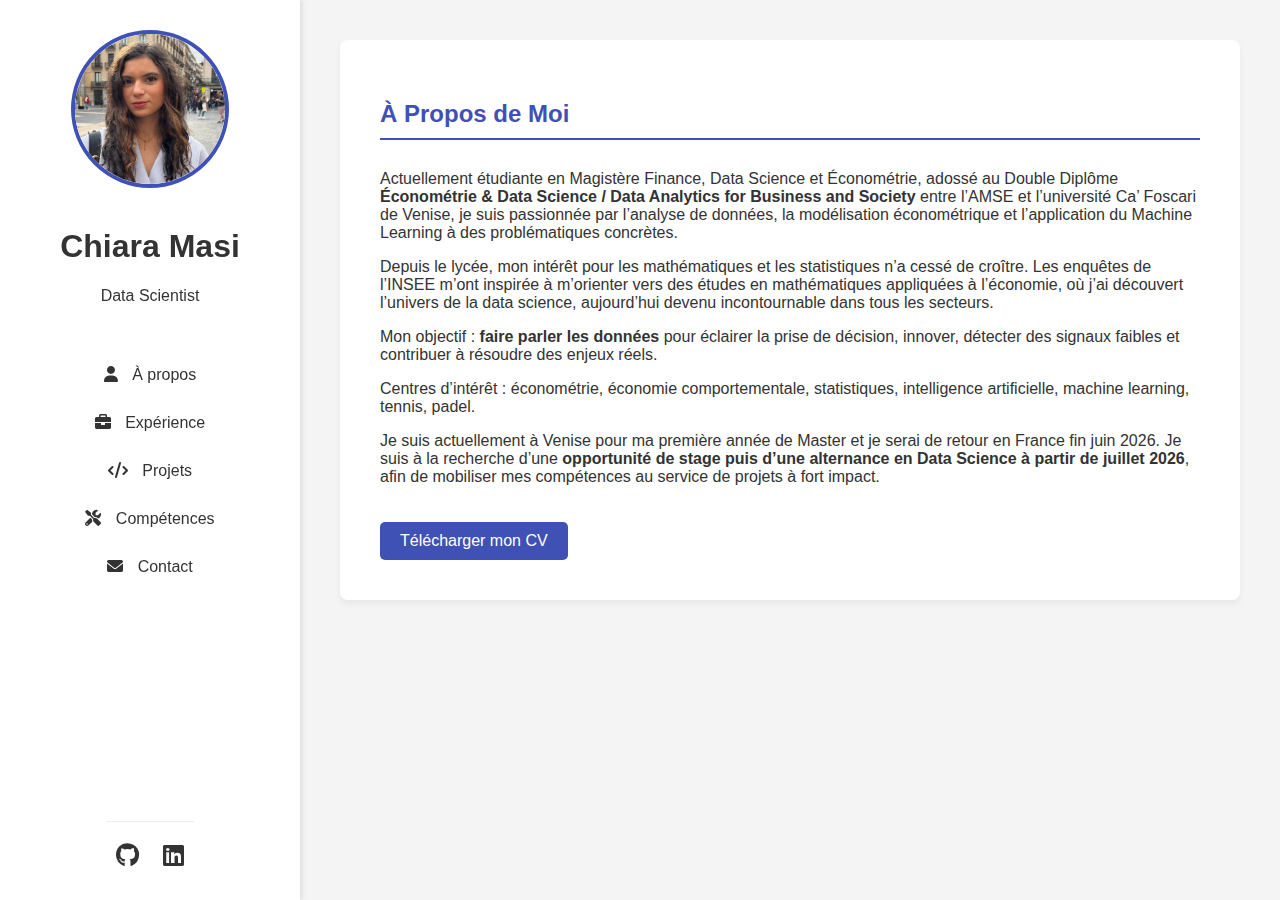
<file: index.html>
<!DOCTYPE html>
<html lang="fr">
<head>
    <meta charset="UTF-8">
    <meta name="viewport" content="width=device-width, initial-scale=1.0">
    <title>Portfolio de Chiara Masi</title>
    <link rel="stylesheet" href="style.css">
    <link rel="stylesheet" href="https://cdnjs.cloudflare.com/ajax/libs/font-awesome/6.0.0-beta3/css/all.min.css">
</head>
<body>

    <aside class="sidebar">
        <div class="profile">
            <img src="IMG_4801.jpeg" alt="Photo de Chiara Masi" class="profile-img">
            <h1>Chiara Masi</h1>
            <p>Data Scientist</p>
        </div>
        <nav class="main-nav">
            <ul>
                <li><a href="#apropos"><i class="fas fa-user"></i> À propos</a></li>
                <li><a href="#experience"><i class="fas fa-briefcase"></i> Expérience</a></li>
                <li><a href="#projets"><i class="fas fa-code"></i> Projets</a></li>
                <li><a href="#competences"><i class="fas fa-tools"></i> Compétences</a></li>
                <li><a href="#contact"><i class="fas fa-envelope"></i> Contact</a></li>
            </ul>
        </nav>
        <div class="social-links">
            <a href="https://github.com/ChiaraData" target="_blank"><i class="fab fa-github"></i></a>
            <a href="https://linkedin.com/in/chiara-masi" target="_blank"><i class="fab fa-linkedin"></i></a>
            </div>
    </aside>

    <main class="content-area">

        <section id="apropos" class="section active">
            <h2>À Propos de Moi</h2>
            <p>
            Actuellement étudiante en Magistère Finance, Data Science et Économétrie, adossé au Double Diplôme
            <strong>Économétrie & Data Science / Data Analytics for Business and Society</strong> entre l’AMSE et
            l’université Ca’ Foscari de Venise, je suis passionnée par l’analyse de données, la modélisation
            économétrique et l’application du Machine Learning à des problématiques concrètes.
            </p>
            <p>
            Depuis le lycée, mon intérêt pour les mathématiques et les statistiques n’a cessé de croître. Les
            enquêtes de l’INSEE m’ont inspirée à m’orienter vers des études en mathématiques appliquées à
            l’économie, où j’ai découvert l’univers de la data science, aujourd’hui devenu incontournable dans
            tous les secteurs.
            </p>
            <p>
            Mon objectif : <strong>faire parler les données</strong> pour éclairer la prise de décision, innover,
            détecter des signaux faibles et contribuer à résoudre des enjeux réels.
            </p>
            <p class="interets">
            Centres d’intérêt : économétrie, économie comportementale, statistiques, intelligence artificielle,
            machine learning, tennis, padel.
            </p>
            <p>
            Je suis actuellement à Venise pour ma première année de Master et je serai de retour en France fin juin
            2026. Je suis à la recherche d’une <strong>opportunité de stage puis d’une alternance en Data Science à
            partir de juillet 2026</strong>, afin de mobiliser mes compétences au service de projets à fort impact.
            </p>
            <a href="cv_chiaramasi_github.pdf" download class="btn-primary">Télécharger mon CV</a>
    
        </section>

        <section id="experience" class="section">
            <h2>Expérience Professionnelle</h2>
            <div class="timeline">
        
                <!-- FREELANCE -->
                <div class="timeline-item">
                    <h3>Freelance | ChiaraData – Aix-en-Provence</h3>
                    <p class="dates">Sept. 2025 – Aujourd’hui</p>
                    <ul>
                        <li>Accompagnement d’entreprises dans l’analyse de données et communication.</li>
    
                    </ul>
                </div>
        
                <!-- SEQLENSE -->
                <div class="timeline-item">
                    <h3>Stagiaire Data Scientist | Seqlense – Aix-en-Provence</h3>
                    <p class="dates">Mai 2025 – Juin 2025</p>
                    <ul>
                        <li> 3 projets réalisés (AML, KYT, profiler) </li>
                        <li>Création d’une API permettant de détecter les abus, fraudes et opérations suspectes de blanchiment d’argent dans la cryptomonnaie et le secteur bancaire.</li>
                        <li>Participation aux phases de gestion de projet, recherche & développement et validation technique:</li>
                        * Acquisition et gestion de données avec assurance qualité. <br>
                        * Prétraitement, normalisation et intégration en base SQL via scripts python. <br>
                        * Développement et évaluation de modèles de détection d'anomalies (clustering, modèle supervisés, probabilistes). <br>
                        * Participation à l'intégration dans un architecture AI. 
                    </ul>
                </div>
        
                <!-- LA CORBEILLE D’ORIENT – VENTE -->
                <div class="timeline-item">
                    <h3>Vendeuse / Employée polyvalente | La Corbeille d’Orient – Aix-en-Provence</h3>
                    <p class="dates">Juin 2023 – Juil. 2025</p>
                    <ul>
                        <li>Accueil, conseil et accompagnement des clients.</li>
                        <li>Encaissement, gestion du stock et mise en rayon des produits.</li>
                        <li>Développement de compétences : relation client, esprit d’équipe, communication, rigueur.</li>
                    </ul>
                </div>
        
                <!-- LA CORBEILLE D’ORIENT – BACK OFFICE -->
                <div class="timeline-item">
                    <h3>Administratrice Back-Office Web | La Corbeille d’Orient – Aix-en-Provence</h3>
                    <p class="dates">Janv. 2025 – Juil. 2025</p>
                    <ul>
                        <li>Gestion des bases de données et du contenu du site web.</li>
                        <li>Production de rapports pour le suivi des ventes et des approvisionnements.</li>
                        <li>Compétences : gestion de bases relationnelles, sauvegardes, communication.</li>
                    </ul>
                </div>
        
            </div>
        </section>

   <section id="projets" class="section">
    <h2>Projets</h2>
    
    <h3>Projets Académiques</h3>
    <div class="project-grid">

        <div class="project-card">
            <h3>Système de Recommandation de Livres – Machine Learning (Python)</h3>
            <p>
                Ce projet vise à développer des compétences fondamentales dans la conception de systèmes de recommandation.
                Projet réalisé dans le cadre du Master Data Analytics for Business and Society de Ca' Foscari – cours Data Analytics and Artificial Intelligence.     
            </p>
            <a href="https://github.com/ChiaraData/Data_Analytics_and_AI_Challenges/blob/main/challenge1.ipynb" target="_blank" class="project-link">
                <i class="fab fa-github"></i> Code
            </a>
        </div>

        <div class="project-card">
            <h3>Projet analyse de données – Commerce, Tarifs Douaniers et Sécurité Alimentaire (Python)</h3>
            <p>
                Projet d’analyse de données explorant la relation entre les tarifs douaniers, le PIB par habitant et la sous-alimentation dans le monde (2010–2022). 
                Réalisé dans le cadre du Master Data Analytics for Business and Society de Ca'Foscari – cours Computer Programming and Data Management.
            </p>
            <a href="https://github.com/ChiaraData/trade-food-security-analysis" target="_blank" class="project-link">
                <i class="fab fa-github"></i> Code
            </a>
        </div>

        <div class="project-card">
            <h3>Projet de Machine Learning - Prédiction des Prix Immobiliers en Californie (Python)</h3>
            <p>
                Projet guidé de machine learning provenant du livre "Machine Learning avec Scikit-Learn" d’Aurélien Géron.
            </p>
            <a href="https://github.com/ChiaraData/Machine_Learning_practice-" target="_blank" class="project-link"><i class="fab fa-github"></i> Code</a>
        </div>

        <div class="project-card">
            <h3>Prédiction de la productivité des employés du secteur du vêtement (Python)</h3>
            <p>
                Analyse exploratoire de données (Pandas/Seaborn) pour le cours Programming for Data Science (Magistère AMSE).
            </p>
            <a href="programming_eda.html" class="project-link">Voir le Projet <i class="fas fa-arrow-right"></i></a>
        </div>
        
        <div class="project-card">
            <h3>Impact du lieu d'habitation (R)</h3>
            <p>
                Projet économétrie sous R : analyse de l'impact du lieu d’habitation sur les opportunités d’emploi et les salaires. (Licence 3 MIASHS Jan. 2025 – Avr. 2025 )
            </p>
            <a href="impact_habitation.html" class="project-link">Voir le Projet <i class="fas fa-arrow-right"></i></a>
        </div> <div class="project-card">
            <h3>Blog de Voyages (Web)</h3>
            <p>
                Projet web (html/css/php) : création d'un site de blog de voyages. (Licence 3 MIASHS Jan. 2025 – Avr. 2025)
            </p>
            <a href="https://github.com/ChiaraData/Projet_web_Licence3/tree/main" target="_blank" class="project-link"><i class="fab fa-github"></i> Code</a>
        </div>
        
        <div class="project-card">
            <h3>Application de Gestion (VBA)</h3>
            <p>
                Projet VBA : Application de gestion pour une association sportive. (Licence 2 MIASHS Jan. 2024 – Avr. 2024 )
            </p>
            <a href="projetVBArapport.pdf" target="_blank" rel="noopener noreferrer" class="btn-primary second-btn">
                <i class="fas fa-arrow-right"></i> Télécharger le rapport
            </a>
        </div>
        
    </div>
    
    <hr style="margin: 40px 0;">
    
    <h3>Projets Personnels</h3>
    <div class="project-grid">

        <div class="project-card">
            <h3>defaut et risques d'entreprises (Python, SQL)</h3>
            <p>
                 Analyse et prévision du risque de défaut des entreprises locales à Aix-En-Provence à l'aide de données publiques et de techniques de data science. (Juillet 2025-Janvier 2026)
            </p>
            <a href="analyse_defaut_entreprises.html" class="project-link">Voir le Projet <i class="fas fa-arrow-right"></i></a>
        </div>

        <div class="project-card">
            <h3>Optimisation du customer lifetime value CLV (Python,SQL)</h3>
            <p>analyse client et de la prédiction de la valeur vie client (Novembre 2025)</p>
            <a href="https://github.com/ChiaraData/Optimisation-du-customer-lifetime-value-CLV-"target="_blank" class="project-link"><i class="fab fa-github"></i> Code</a>

        </div>
        
        <div class="project-card">
            <h3>Rapport d'activité de l'AS AMU (Python,Streamlit)</h3>
            <p>Dans le cadre de mon engagement dans l'association sportive de Aix-Marseille-Université, j'ai réalisé un rapport d'activité qui aidera pour les partenariats (Janvier 2026)</p>
            <a href="https://github.com/ChiaraData/ASAMUrapport_activite" target="_blank" class="project-link"><i class="fab fa-github"></i> Code</a>

        </div>

        <div class="project-card">
            <h3>Analyse des accidents de la route (Python)</h3>
            <p>
                Projet Data Analyse Python : analyse des accidents de la route en France. (Fév. 2025 – Mars 2025 )
            </p>
            <a href="prediction_accident.html" class="project-link">Voir le Projet <i class="fas fa-arrow-right"></i></a>
        </div>
        
        <div class="project-card">
            <h3>Site Marchand E-commerce</h3>
            <p>
                Création de site marchand pour une marque d’accessoires avec Shopify. (Janv. 2022 – Août 2022)
            </p>
            <a href="https://audrey-accessoires.com" target="_blank" class="project-link"><i class="fas fa-external-link-alt"></i> Site</a>
        </div>

        <div class="project-card">
            <h3>Site vitrine professionnel</h3>
            <p>
                Création de site internet (sur WIX) pour un cuisinier qui propose ses services. (Juin. 2025 – Aout 2025)
            </p>
            <a href="https://www.barachef.com" target="_blank" class="project-link"><i class="fas fa-external-link-alt"></i> Site</a>
        </div>
        
    </div>
    <hr style="margin: 40px 0;">
    <h3>Compétitions/Challenges</h3>
    <div class="project-grid">

        <div class="project-card">
            <h3>Prédiction du diabète (Python • Machine Learning)</h3>
            <p>
                  Challenge Kaggle – Playground Series S5E12. <br>
            Construction d’un modèle de classification binaire pour prédire le diabète à partir de données médicales
            (EDA, preprocessing, entraînement et évaluation via ROC AUC) rang: 258/2278 (Décembre 2025). <br>
            </p>
            <a href="https://github.com/ChiaraData/diabetes-Prediction-Challenge/tree/main" target="_blank" class="project-link"><i class="fab fa-github"></i> Code</a>
        </div>
       
    </div>

</section>
        
        <section id="competences" class="section">
            <h2>Compétences Techniques & Linguistiques</h2>
        
            <!-- LANGAGES DE PROGRAMMATION -->
            <div class="skills-category">
                <h3>Langages de Programmation</h3>
                <div class="skills-list">
                    <span class="skill-tag">Python</span>
                    <span class="skill-tag">R</span>
                    <span class="skill-tag">SQL</span>
                    <span class="skill-tag">Java</span>
                    <span class="skill-tag">VBA</span>
                    <span class="skill-tag">HTML</span>
                    <span class="skill-tag">CSS</span>
                    <span class="skill-tag">PHP</span>
                </div>
            </div>
        
            <!-- OUTILS & LOGICIELS -->
            <div class="skills-category">
                <h3>Outils & Logiciels</h3>
                <div class="skills-list">
                    <span class="skill-tag">Jupyter Lab</span>
                    <span class="skill-tag">RStudio</span>
                    <span class="skill-tag">Visual Studio Code</span>
                    <span class="skill-tag">Eclipse (IDE)</span>
                    <span class="skill-tag">Microsoft Office</span>
                </div>
            </div>
        
            <!-- BASES DE DONNÉES -->
            <div class="skills-category">
                <h3>Systèmes de Gestion de Bases de Données</h3>
                <div class="skills-list">
                    <span class="skill-tag">MySQL</span>
                    <span class="skill-tag">MariaDB</span>
                    <span class="skill-tag">Microsoft SQL Server</span>
                </div>
            </div>
        
            <!-- LANGUES -->
            <div class="skills-category">
                <h3>Langues</h3>
                <p>Anglais (B2) | Italien (B2 – immersion à Venise) | Espagnol (B1)</p>
            </div>
        </section>


        <section id="contact" class="section">
            <h2>Me Contacter</h2>
            <p>N'hésitez pas à me contacter pour toute opportunité ou collaboration.</p>
            <p><i class="fas fa-envelope"></i> chiara.masi@etu.univ-amu.fr</p>
            <p><i class="fab fa-linkedin"></i> Profil LinkedIn: Chiara Masi</p>
        </section>

    </main>

    <script>
        // Ce script permet de gérer l'affichage des sections (comme dans l'exemple)
        document.querySelectorAll('.main-nav a').forEach(link => {
            link.addEventListener('click', function(e) {
                e.preventDefault();
                
                // Masquer toutes les sections
                document.querySelectorAll('.section').forEach(section => {
                    section.classList.remove('active');
                });
                
                // Afficher la section cliquée
                const targetId = this.getAttribute('href');
                document.querySelector(targetId).classList.add('active');
            });
        });
        
        // Afficher la section "À Propos" par défaut
        document.querySelector('#apropos').classList.add('active');
    </script>

</body>
</html>
</file>
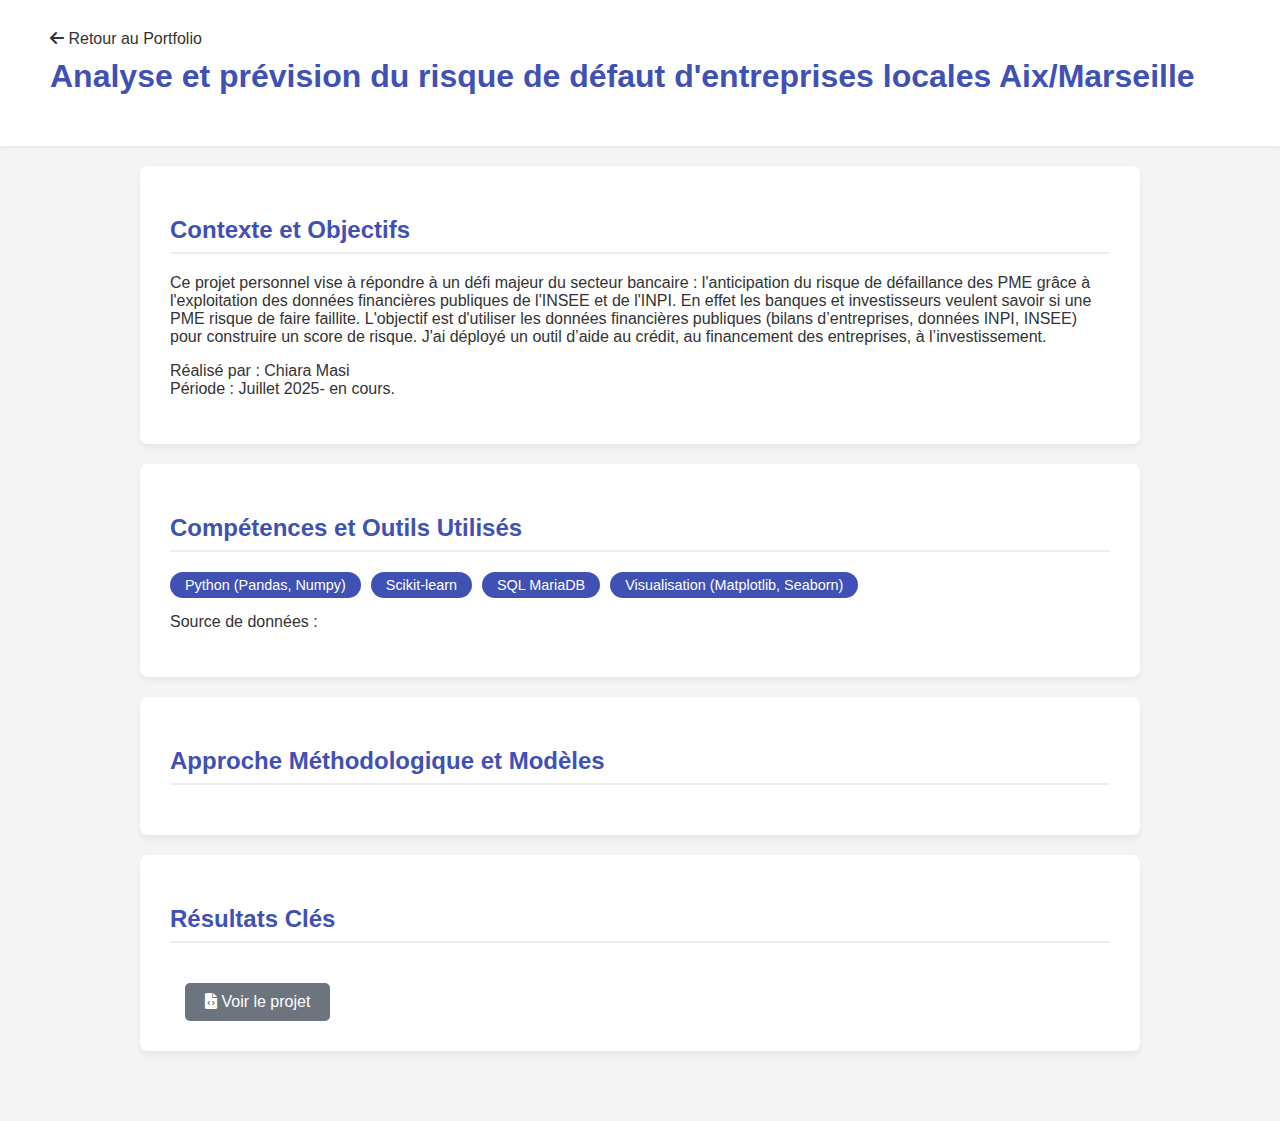
<file: analyse_defaut_entreprises.html>
<!DOCTYPE html>
<html lang="fr">
<head>
    <meta charset="UTF-8">
    <meta name="viewport" content="width=device-width, initial-scale=1.0">
    <title>Projet personnel : defaut et risques d'entreprises</title>
    <link rel="stylesheet" href="style.css">
    <link rel="stylesheet" href="https://cdnjs.cloudflare.com/ajax/libs/font-awesome/6.0.0-beta3/css/all.min.css">
</head>
<body class="project-detail-page">

    <header class="project-header">
        <div class="header-content">
            <a href="index.html" class="back-link"><i class="fas fa-arrow-left"></i> Retour au Portfolio</a>
            <h1>Analyse et prévision du risque de défaut d'entreprises locales Aix/Marseille</h1>
        </div>
    </header>

    <main class="project-content-area">

        <section class="project-section intro">
            <h2>Contexte et Objectifs</h2>
            <p> 
    Ce projet personnel vise à répondre à un défi majeur du secteur bancaire : l'anticipation du risque de défaillance des PME grâce à l'exploitation des données financières publiques de l'INSEE et de l'INPI. 
 En effet les banques et investisseurs veulent savoir si une PME risque de faire faillite.
L'objectif est d'utiliser les données financières publiques (bilans d’entreprises, données INPI, INSEE) pour construire un score de risque.
J'ai déployé un outil d’aide au crédit, au financement des entreprises, à l’investissement.
            </p>
            <p>
                Réalisé par : Chiara Masi<br>
                Période : Juillet 2025- en cours. <br>
            </p>
        </section>

        <section class="project-section tools">
            <h2>Compétences et Outils Utilisés</h2>
            <div class="skills-list">
                <span class="skill-tag">Python (Pandas, Numpy)</span>
                <span class="skill-tag">Scikit-learn</span>
                <span class="skill-tag">SQL MariaDB</span>
                <span class="skill-tag">Visualisation (Matplotlib, Seaborn)</span>
            </div>
    
            <p style="margin-top: 15px;">
                Source de données :
            </p>
        </section>

        <section class="project-section methodology">
            <h2>Approche Méthodologique et Modèles</h2>

        </section>

        <section class="project-section results">
            <h2>Résultats Clés</h2>

        <a href="https://github.com/ChiaraData/defaut-entreprises-data-project" target="_blank" class="btn-primary second-btn"><i class="fas fa-file-code"></i> Voir le projet</a>

        </section>

    </main>

</body>
</html>
</file>
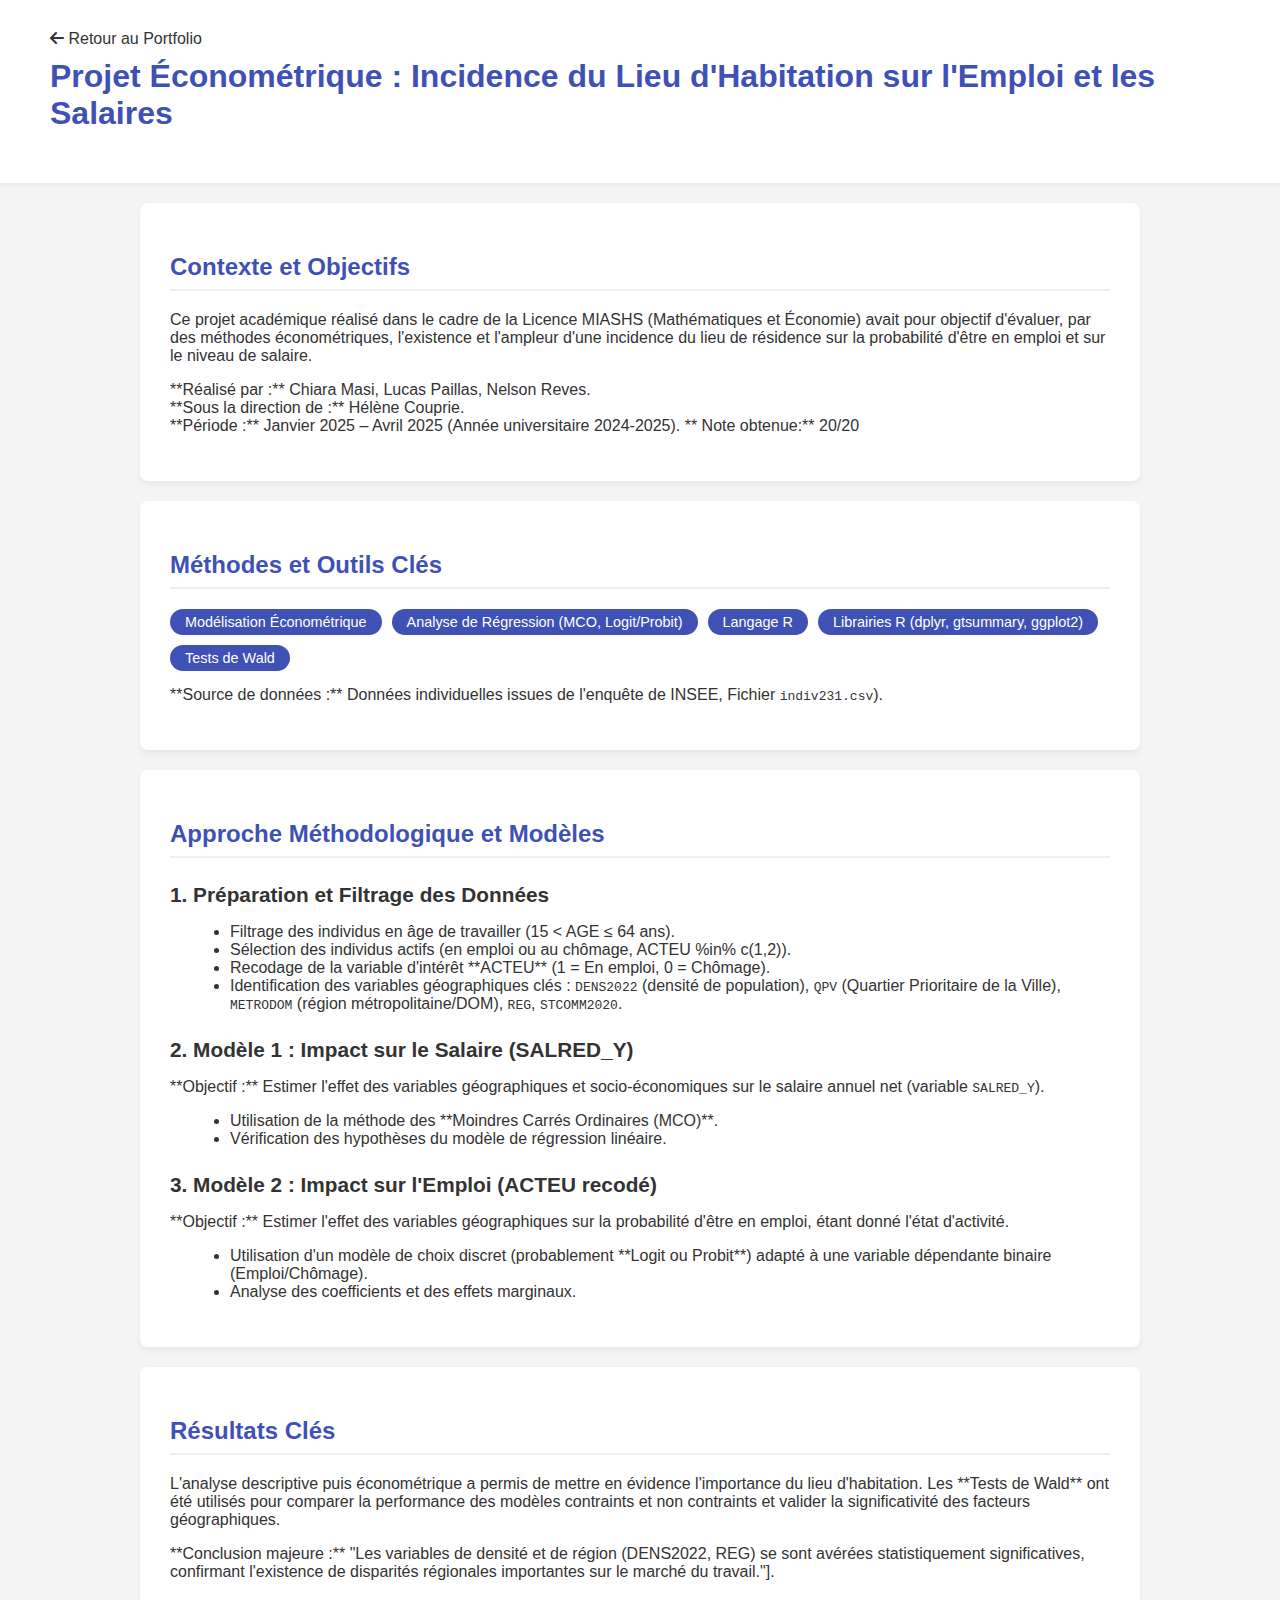
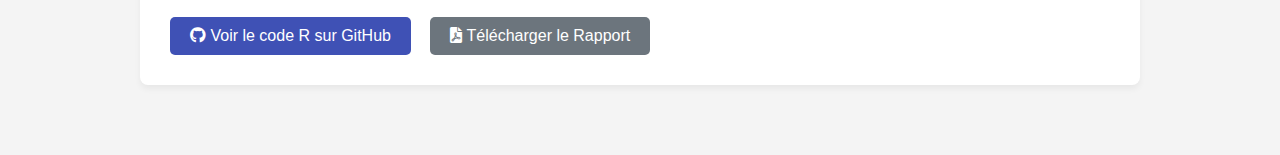
<file: impact_habitation.html>
<!DOCTYPE html>
<html lang="fr">
<head>
    <meta charset="UTF-8">
    <meta name="viewport" content="width=device-width, initial-scale=1.0">
    <title>Projet Académique : Lieu d'Habitation et Emploi</title>
    <link rel="stylesheet" href="style.css">
    <link rel="stylesheet" href="https://cdnjs.cloudflare.com/ajax/libs/font-awesome/6.0.0-beta3/css/all.min.css">
</head>
<body class="project-detail-page">

    <header class="project-header">
        <div class="header-content">
            <a href="index.html" class="back-link"><i class="fas fa-arrow-left"></i> Retour au Portfolio</a>
            <h1>Projet Économétrique : Incidence du Lieu d'Habitation sur l'Emploi et les Salaires</h1>
        </div>
    </header>

    <main class="project-content-area">

        <section class="project-section intro">
            <h2>Contexte et Objectifs</h2>
            <p>
                Ce projet académique réalisé dans le cadre de la Licence MIASHS (Mathématiques et Économie) avait pour objectif d'évaluer, par des méthodes économétriques, l'existence et l'ampleur d'une incidence du lieu de résidence sur la probabilité d'être en emploi et sur le niveau de salaire.
            </p>
            <p>
                **Réalisé par :** Chiara Masi, Lucas Paillas, Nelson Reves.<br>
                **Sous la direction de :** Hélène Couprie.<br>
                **Période :** Janvier 2025 – Avril 2025 (Année universitaire 2024-2025).
                ** Note obtenue:** 20/20
            </p>
        </section>

        <section class="project-section tools">
            <h2>Méthodes et Outils Clés</h2>
            <div class="skills-list">
                <span class="skill-tag">Modélisation Économétrique</span>
                <span class="skill-tag">Analyse de Régression (MCO, Logit/Probit)</span>
                <span class="skill-tag">Langage R</span>
                <span class="skill-tag">Librairies R (dplyr, gtsummary, ggplot2)</span>
                <span class="skill-tag">Tests de Wald</span>
            </div>
            <p style="margin-top: 15px;">
                **Source de données :** Données individuelles issues de l'enquête de INSEE, Fichier <code>indiv231.csv</code>).
            </p>
        </section>

        <section class="project-section methodology">
            <h2>Approche Méthodologique et Modèles</h2>

            <h3>1. Préparation et Filtrage des Données</h3>
            <ul>
                <li>Filtrage des individus en âge de travailler (15 &lt; AGE &le; 64 ans).</li>
                <li>Sélection des individus actifs (en emploi ou au chômage, ACTEU %in% c(1,2)).</li>
                <li>Recodage de la variable d'intérêt **ACTEU** (1 = En emploi, 0 = Chômage).</li>
                <li>Identification des variables géographiques clés : <code>DENS2022</code> (densité de population), <code>QPV</code> (Quartier Prioritaire de la Ville), <code>METRODOM</code> (région métropolitaine/DOM), <code>REG</code>, <code>STCOMM2020</code>.</li>
            </ul>

            <h3>2. Modèle 1 : Impact sur le Salaire (SALRED_Y)</h3>
            <p>
                **Objectif :** Estimer l'effet des variables géographiques et socio-économiques sur le salaire annuel net (variable <code>SALRED_Y</code>).
            </p>
            <ul>
                <li>Utilisation de la méthode des **Moindres Carrés Ordinaires (MCO)**.</li>
                <li>Vérification des hypothèses du modèle de régression linéaire.</li>
            </ul>

            <h3>3. Modèle 2 : Impact sur l'Emploi (ACTEU recodé)</h3>
            <p>
                **Objectif :** Estimer l'effet des variables géographiques sur la probabilité d'être en emploi, étant donné l'état d'activité.
            </p>
            <ul>
                <li>Utilisation d'un modèle de choix discret (probablement **Logit ou Probit**) adapté à une variable dépendante binaire (Emploi/Chômage).</li>
                <li>Analyse des coefficients et des effets marginaux.</li>
            </ul>
        </section>

        <section class="project-section results">
            <h2>Résultats Clés</h2>
            
            <p>
                L'analyse descriptive puis économétrique a permis de mettre en évidence l'importance du lieu d'habitation. Les **Tests de Wald** ont été utilisés pour comparer la performance des modèles contraints et non contraints et valider la significativité des facteurs géographiques.
            </p>
            <p>
                **Conclusion majeure :** "Les variables de densité et de région (DENS2022, REG) se sont avérées statistiquement significatives, confirmant l'existence de disparités régionales importantes sur le marché du travail."].
            </p>

            <a href="URL_GITHUB_PROJET_ACADEMIQUE" target="_blank" class="btn-primary"><i class="fab fa-github"></i> Voir le code R sur GitHub</a>
            <a href="projet_econometrieL3MIASHS.pdf" target="_blank" class="btn-primary second-btn"><i class="fas fa-file-pdf"></i> Télécharger le Rapport</a>
        </section>

    </main>

</body>
</html>
</file>
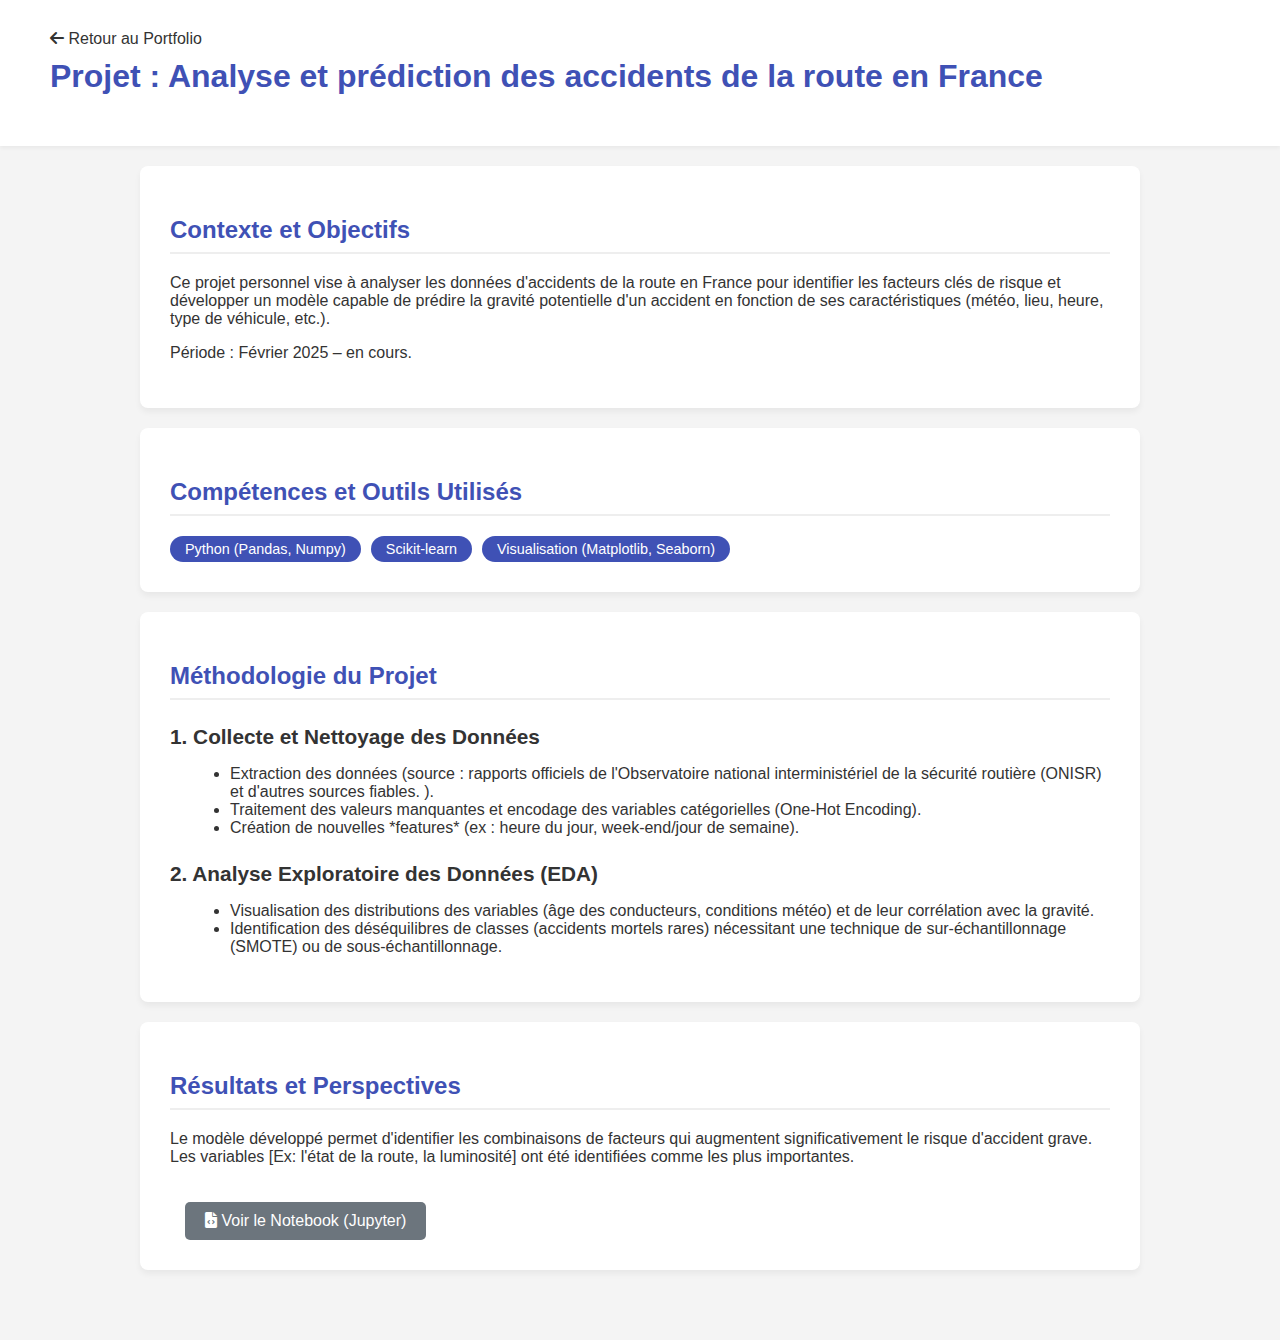
<file: prediction_accident.html>
<!DOCTYPE html>
<html lang="fr">
<head>
    <meta charset="UTF-8">
    <meta name="viewport" content="width=device-width, initial-scale=1.0">
    <title>Projet : Prédiction des accidents de la route</title>
    <link rel="stylesheet" href="style.css">
    <link rel="stylesheet" href="https://cdnjs.cloudflare.com/ajax/libs/font-awesome/6.0.0-beta3/css/all.min.css">
</head>
<body class="project-detail-page">

    <header class="project-header">
        <div class="header-content">
            <a href="index.html" class="back-link"><i class="fas fa-arrow-left"></i> Retour au Portfolio</a>
            <h1>Projet : Analyse et prédiction des accidents de la route en France</h1>
        </div>
    </header>

    <main class="project-content-area">

        <section class="project-section intro">
            <h2>Contexte et Objectifs</h2>
            <p>
                Ce projet personnel vise à analyser les données d'accidents de la route en France pour identifier les facteurs clés de risque et développer un modèle capable de prédire la gravité potentielle d'un accident en fonction de ses caractéristiques (météo, lieu, heure, type de véhicule, etc.).
            </p>
            <p>
                Période : Février 2025 – en cours.
            </p>
        </section>

        <section class="project-section tools">
            <h2>Compétences et Outils Utilisés</h2>
            <div class="skills-list">
                <span class="skill-tag">Python (Pandas, Numpy)</span>
                <span class="skill-tag">Scikit-learn</span>
                <span class="skill-tag">Visualisation (Matplotlib, Seaborn)</span>
            </div>
        </section>

        <section class="project-section methodology">
            <h2>Méthodologie du Projet</h2>

            <h3>1. Collecte et Nettoyage des Données</h3>
            <ul>
                <li>Extraction des données (source : rapports officiels de l'Observatoire national interministériel de la sécurité routière (ONISR) et d'autres sources fiables. ).</li>
                <li>Traitement des valeurs manquantes et encodage des variables catégorielles (One-Hot Encoding).</li>
                <li>Création de nouvelles *features* (ex : heure du jour, week-end/jour de semaine).</li>
            </ul>

            <h3>2. Analyse Exploratoire des Données (EDA)</h3>
            <ul>
                <li>Visualisation des distributions des variables (âge des conducteurs, conditions météo) et de leur corrélation avec la gravité. </li>
                <li>Identification des déséquilibres de classes (accidents mortels rares) nécessitant une technique de sur-échantillonnage (SMOTE) ou de sous-échantillonnage.</li>
            </ul>

        </section>

        <section class="project-section results">
            <h2>Résultats et Perspectives</h2>
            
            <p>
                Le modèle développé permet d'identifier les combinaisons de facteurs qui augmentent significativement le risque d'accident grave. Les variables [Ex: l'état de la route, la luminosité] ont été identifiées comme les plus importantes.
            </p>

    
            <a href="https://github.com/ChiaraData/ChiaraMasi/blob/main/projetaccident.ipynb" target="_blank" class="btn-primary second-btn"><i class="fas fa-file-code"></i> Voir le Notebook (Jupyter)</a>
        </section>

    </main>

</body>
</html>
</file>
<file: style.css>
/* Variables pour un changement de thème facile */
:root {
    --primary-color: #3f51b5; /* Bleu sombre */
    --secondary-color: #f4f4f4; /* Arrière-plan clair */
    --text-color: #333;
    --sidebar-width: 300px;
    --font-family: 'Helvetica Neue', Arial, sans-serif;
}

/* Base du corps de la page */
body {
    font-family: var(--font-family);
    margin: 0;
    padding: 0;
    display: flex;
    background-color: var(--secondary-color);
    color: var(--text-color);
}

/* Barre Latérale (Sidebar) */
.sidebar {
    width: var(--sidebar-width);
    height: 100vh;
    position: fixed;
    top: 0;
    left: 0;
    background-color: white;
    box-shadow: 2px 0 5px rgba(0, 0, 0, 0.1);
    padding: 30px 20px;
    box-sizing: border-box;
    display: flex;
    flex-direction: column;
    align-items: center;
    text-align: center;
}

/* Image de Profil */
.profile-img {
    width: 150px;
    height: 150px;
    border-radius: 50%;
    object-fit: cover;
    margin-bottom: 15px;
    border: 4px solid var(--primary-color);
}

/* Navigation */
.main-nav {
    width: 100%;
    margin-top: 30px;
}

.main-nav ul {
    list-style: none;
    padding: 0;
    margin: 0;
}

.main-nav a {
    display: block;
    padding: 15px 0;
    text-decoration: none;
    color: var(--text-color);
    font-weight: 500;
    transition: background-color 0.3s, color 0.3s;
    border-radius: 5px;
}

.main-nav a:hover,
.main-nav a.active { /* Vous pouvez utiliser JS pour ajouter 'active' */
    background-color: var(--primary-color);
    color: white;
}

.main-nav i {
    margin-right: 10px;
}

/* Liens Sociaux */
.social-links {
    margin-top: auto; /* Pousse les liens sociaux en bas */
    padding-top: 20px;
    border-top: 1px solid #eee;
}

.social-links a {
    color: var(--text-color);
    font-size: 24px;
    margin: 0 10px;
    transition: color 0.3s;
}

.social-links a:hover {
    color: var(--primary-color);
}

/* Zone de Contenu Principale */
.content-area {
    margin-left: var(--sidebar-width); /* Décalage pour laisser la place à la barre latérale */
    flex-grow: 1;
    padding: 40px;
    box-sizing: border-box;
}

/* Mise en page des sections */
.section {
    background-color: white;
    padding: 40px;
    margin-bottom: 30px;
    border-radius: 8px;
    box-shadow: 0 4px 6px rgba(0, 0, 0, 0.05);
    display: none; /* Cache toutes les sections par défaut */
    animation: fadeIn 0.5s ease-in-out;
}

.section.active {
    display: block; /* Affiche la section active */
}

@keyframes fadeIn {
    from { opacity: 0; transform: translateY(10px); }
    to { opacity: 1; transform: translateY(0); }
}

h2 {
    color: var(--primary-color);
    border-bottom: 2px solid var(--primary-color);
    padding-bottom: 10px;
    margin-bottom: 30px;
}

/* Bouton principal (Télécharger CV) */
.btn-primary {
    display: inline-block;
    background-color: var(--primary-color);
    color: white;
    padding: 10px 20px;
    text-decoration: none;
    border-radius: 5px;
    margin-top: 20px;
    transition: opacity 0.3s;
}

.btn-primary:hover {
    opacity: 0.9;
}

/* Timeline pour l'expérience */
.timeline {
    border-left: 2px solid #ddd;
    padding-left: 20px;
    margin-top: 20px;
}

.timeline-item {
    position: relative;
    margin-bottom: 25px;
}

.timeline-item::before {
    content: '';
    position: absolute;
    left: -27px;
    top: 5px;
    width: 10px;
    height: 10px;
    border-radius: 50%;
    background-color: var(--primary-color);
}

.timeline h3 {
    margin: 0;
    color: var(--primary-color);
    font-size: 1.2em;
}

.timeline .dates {
    color: #888;
    font-size: 0.9em;
    margin-top: 5px;
}

/* Grille pour les projets */
.project-grid {
    display: grid;
    grid-template-columns: repeat(auto-fit, minmax(280px, 1fr));
    gap: 30px;
}

.project-card {
    border: 1px solid #ddd;
    padding: 20px;
    border-radius: 8px;
    transition: transform 0.3s, box-shadow 0.3s;
}

.project-card:hover {
    transform: translateY(-5px);
    box-shadow: 0 8px 15px rgba(0, 0, 0, 0.1);
}

.project-link {
    color: var(--primary-color);
    text-decoration: none;
    font-weight: bold;
    margin-top: 10px;
    display: inline-block;
}

/* Tags de Compétences */
.skills-list {
    display: flex;
    flex-wrap: wrap;
    gap: 10px;
    margin-top: 10px;
}

.skill-tag {
    background-color: var(--primary-color);
    color: white;
    padding: 5px 15px;
    border-radius: 20px;
    font-size: 0.9em;
    font-weight: 500;
}

/* ------------------------------------------------------------------ */
/* --- Styles spécifiques pour la page de détail de projet (NON RESPONSIVE) --- */
/* ------------------------------------------------------------------ */

/* Général */
.project-detail-page {
    /* Supprime la barre latérale pour les pages de projet */
    display: block; 
    background-color: var(--secondary-color);
}

/* En-tête de la page projet */
.project-header {
    background-color: white;
    padding: 30px 50px;
    box-shadow: 0 2px 4px rgba(0, 0, 0, 0.05);
    margin-bottom: 20px;
}

.project-header h1 {
    color: var(--primary-color);
    margin-top: 10px;
    font-size: 2em;
    border-bottom: none; 
}

.project-header .back-link {
    text-decoration: none;
    color: var(--text-color);
    font-weight: 500;
    transition: color 0.3s;
}

.project-header .back-link:hover {
    color: var(--primary-color);
}

/* Contenu du projet */
.project-content-area {
    width: 90%;
    max-width: 1000px;
    margin: 0 auto;
    padding-bottom: 50px;
}

.project-section {
    background-color: white;
    padding: 30px;
    margin-bottom: 20px;
    border-radius: 8px;
    box-shadow: 0 4px 6px rgba(0, 0, 0, 0.05);
}

.project-section h2 {
    color: var(--primary-color);
    border-bottom: 2px solid #eee;
    padding-bottom: 8px;
    margin-bottom: 20px;
}

.project-section h3 {
    color: var(--text-color);
    font-size: 1.3em;
    margin-top: 25px;
    margin-bottom: 10px;
}

.project-section ul {
    list-style: disc;
    margin-left: 20px;
}

/* Boutons supplémentaires pour le code/notebook */
.second-btn {
    background-color: #6c757d; 
    margin-left: 15px;
}

.second-btn:hover {
    background-color: #5a6268;
}

/* ------------------------------------------------------------------ */
/* --- Media Queries pour la responsivité (Adaptation aux écrans plus petits) --- */
/* ------------------------------------------------------------------ */

@media (max-width: 1000px) {
    /* Styles pour la page principale (index.html) */
    body {
        flex-direction: column;
    }

    .sidebar {
        position: static;
        width: 100%;
        height: auto;
        padding: 20px;
        flex-direction: row; 
        flex-wrap: wrap;
        justify-content: space-around;
    }
    
    .profile {
        width: 100%;
    }

    .main-nav {
        width: 100%;
        margin-top: 10px;
        order: 3; 
    }
    
    .main-nav ul {
        display: flex;
        justify-content: center;
        flex-wrap: wrap;
    }
    
    .main-nav li {
        margin: 5px 10px;
    }

    .main-nav a {
        padding: 8px 15px;
    }

    .content-area {
        margin-left: 0;
        padding: 20px;
    }
    
    .social-links {
        margin-top: 15px;
        padding-top: 10px;
        order: 2; 
        width: 100%;
        text-align: center;
    }
}

@media (max-width: 768px) {
    /* Styles spécifiques pour les pages de détail de projet (project1.html) sur mobile */
    .project-header {
        padding: 20px;
    }
    .project-content-area {
        width: 100%;
        padding: 0 15px;
    }
    .project-header h1 {
        font-size: 1.5em;
    }
}
</file>
